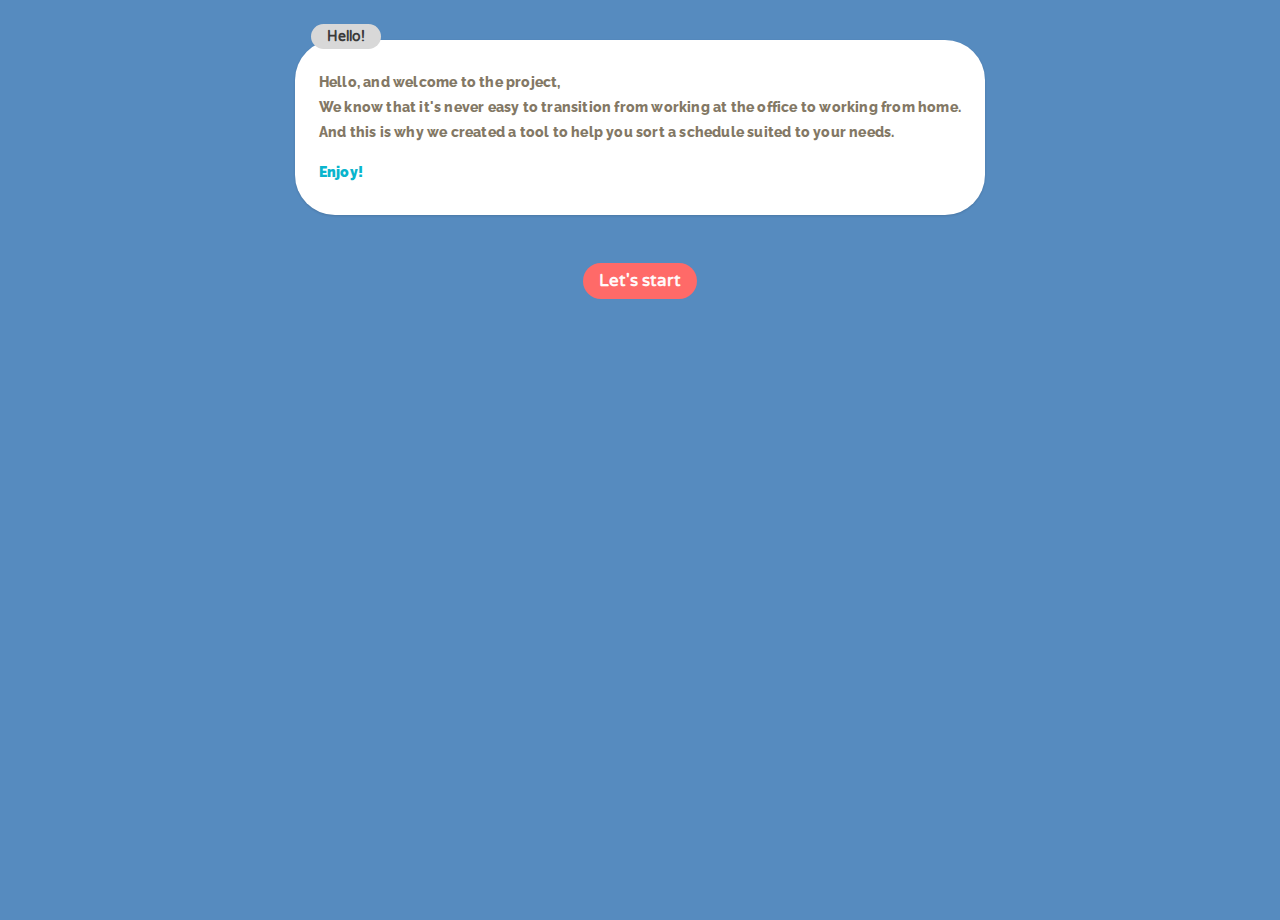
<file: index.html>
<!doctype html>

<html lang="en">

<head>
  <meta charset="utf-8">
  <meta name="viewport" content="width=device-width, initial-scale=1">
  <title>Schedule Generator</title>
  <meta name="description" content="AI-Generated schedule - COVID-19 edition">
  <meta name="author" content="cjaimes - gsmets">
  <meta name="theme-color" content="#def2d9">
  <link rel="stylesheet" href="css/styles.css">
</head>


<body id="body">

    <div id="d-box" class="dialog-box">
        <h2 id="d-name" class="dialog-box__name">Hello!</h2>
        <p>Hello, and welcome to the project,<br>
            We know that it's never easy to transition from working at the office to working from home.<br>
            And this is why we created a tool to help you sort a schedule suited to your needs.
        </p>
        <p><b>Enjoy!</b></p>
    </div>

    <button type="button" id="start-button" class="button" name="action">Let's start</button>

    <!-- CREATE YOUR SCHEDULE square starts here -->
    <div class="phone hidden" id="phone">
        <h1>5-minute Weekly Remote Work Schedule Maker</h1>
        <div class="phone-center">

            <form id="form_1" style="display: block">

                <!-- QUESTION 1 -->

                <div class="form__row">
                    <h6 class="start_work_question">At what time do you start working?</h6>
                    <div class="hourInput">
                        <select id="startwork-h" class="selectHours" name="hours">
                            <!-- This HTML is filled by makeHourInputs() -->
                        </select>
                        :
                        <select id="startwork-m" class="selectMinutes" name="minutes">
                            <!-- This HTML is filled by makeHourInputs() -->
                        </select>
                    </div>

                </div>
        
                <!-- QUESTION 2 -->

                <div class="form__row">
                    <h6>At what time do you stop working?</h6>
                    <div class="hourInput">
                        <select id="stopwork-h" class="selectHours" name="hours">
                            <!-- This HTML is filled by makeHourInputs() -->
                        </select>
                        :
                        <select id="stopwork-m" class="selectMinutes" name="minutes">
                            <!-- This HTML is filled by makeHourInputs() -->
                        </select>
                    </div>
                </div>
        
                <!-- QUESTION 3 -->

                <div class="form__row">
                    <h6>Which days of the week are you working?</h6>
                    <div class="input__group">
                        <label for="">Select all days you are working</label>
                        <div class="input__checkbox-buttons">
                            <input type="checkbox" id="workDay0" name="weekDay">
                            <label for="workDay0">Monday</label>
                            <input type="checkbox" id="workDay1" name="weekDay">
                            <label for="workDay1">Tuesday</label>
                            <input type="checkbox" id="workDay2" name="weekDay">
                            <label for="workDay2">Wednesday</label>
                            <input type="checkbox" id="workDay3" name="weekDay">
                            <label for="workDay3">Thursday</label>
                            <input type="checkbox" id="workDay4" name="weekDay">
                            <label for="workDay4">Friday</label>
                            <input type="checkbox" id="workDay5" name="weekDay">
                            <label for="workDay5">Saturday</label>
                            <input type="checkbox" id="workDay6" name="weekDay">
                            <label for="workDay6">Sunday</label>
                        </div>
                    </div>
                </div>
            </form>

    
            <!-- The form_2 below is displayed by nextStep2() function when the button is clicked (and form_1 above is hidden) -->

            <form id="form_2" style="display: none">

                <!-- QUESTION 1 -->

                <div class="form__row">
                    <h6 class="start_work_question">When would you like to have lunch?</h6>
                    <div class="hourInput">
                        <select id="lunch-h" class="selectHours" name="hours">
                            <!-- This HTML is filled by makeHourInputs() -->
                        </select>
                        :
                        <select id="lunch-m" class="selectMinutes" name="minutes">
                            <!-- This HTML is filled by makeHourInputs() -->
                        </select>
                    </div>

                </div>
        
                <!-- QUESTION 2 -->

                <div class="form__row">
                    <h6>And when would you like to have dinner?</h6>
                    <div class="hourInput">
                        <select id="dinner-h" class="selectHours" name="hours">
                            <!-- This HTML is filled by makeHourInputs() -->
                        </select>
                        :
                        <select id="dinner-m" class="selectMinutes" name="minutes">
                            <!-- This HTML is filled by makeHourInputs() -->
                        </select>
                    </div>
                </div>
            </form>

            <!-- The form_3 below is displayed by nextStep2() function when the button is clicked (and form_1 above is hidden) -->

            <form id="form_3" style="display: none">

                <!-- QUESTION 1 -->

                <div class="form__row">
                    <h6 class="start_work_question">Your favorite physical activity</h6>
                    <div class="input__group">
                        <input type="text" id="exercise-act" placeholder="running/workout/etc...">
                      </div>

                </div>
        
                <!-- QUESTION 2 -->

                <div class="form__row">
                    <h6 class="start_work_question">Your favorite zen and calming activity</h6>
                    <div class="input__group">
                        <input type="text" id="zen-act" placeholder="yoga/meditation/etc...">
                      </div>

                </div>
            </form>

            <!-- Final result below is displayed by finalResult() when the finish button is clicked (and previous form is hidden) -->
            <div id='finalResult' style="display: none">
                <div id="weekdays">
                    <p id="emptyDay">      </p>
                    <p>Monday</p>
                    <p>Tuesday</p>
                    <p>Wednesday</p>
                    <p>Thursday</p>
                    <p>Friday</p>
                    <p>Saturday</p>
                    <p>Sunday</p>
                </div>
                <div id="calendarAndHours">
                    <div class="day" id="hourCol">
                        <p class="hour">06:00 &nbsp-</p>
                        <p class="hour">07:00 &nbsp-</p>
                        <p class="hour">08:00 &nbsp-</p>
                        <p class="hour">09:00 &nbsp-</p>
                        <p class="hour">10:00 &nbsp-</p>
                        <p class="hour">11:00 &nbsp-</p>
                        <p class="hour">12:00 &nbsp-</p>
                        <p class="hour">13:00 &nbsp-</p>
                        <p class="hour">14:00 &nbsp-</p>
                        <p class="hour">15:00 &nbsp-</p>
                        <p class="hour">16:00 &nbsp-</p>
                        <p class="hour">17:00 &nbsp-</p>
                        <p class="hour">18:00 &nbsp-</p>
                        <p class="hour">19:00 &nbsp-</p>
                        <p class="hour">20:00 &nbsp-</p>
                        <p class="hour">21:00 &nbsp-</p>
                        <p class="hour">22:00 &nbsp-</p>
                        <p class="hour">23:00 &nbsp-</p>
                        <p class="hour">00:00 &nbsp-</p>
                    </div>
                    <div id="weekCalendar">
                    </div>
                </div>
            </div>
        </div>
     <button type="button" id="next-button" class="button" name="action">Continue</button>

     <div id="overlay" class="overlay-all overlay">
        <div id="over-square" class="overlay-all over-text">
            <p id="over-hour">-- : -- - --:--</p>
            <p id="over-text" class="overlay-all over-text">Coucou!</p>
            <div id="over-details" class="overlay-all over-details">
            </div>
        </div>
     </div>
     <script type="text/javascript" src="js/schedule.js"></script>
     <script type="text/javascript" src="js/front.js"></script>
     <script type="text/javascript">
        window.addEventListener('keydown',function(e){if(e.keyIdentifier=='U+000A'||e.keyIdentifier=='Enter'||e.keyCode==13){if(e.target.nodeName=='INPUT'&&e.target.type=='text'){e.preventDefault();return false;}}},true);
    </script>
</body>
</html>
</file>
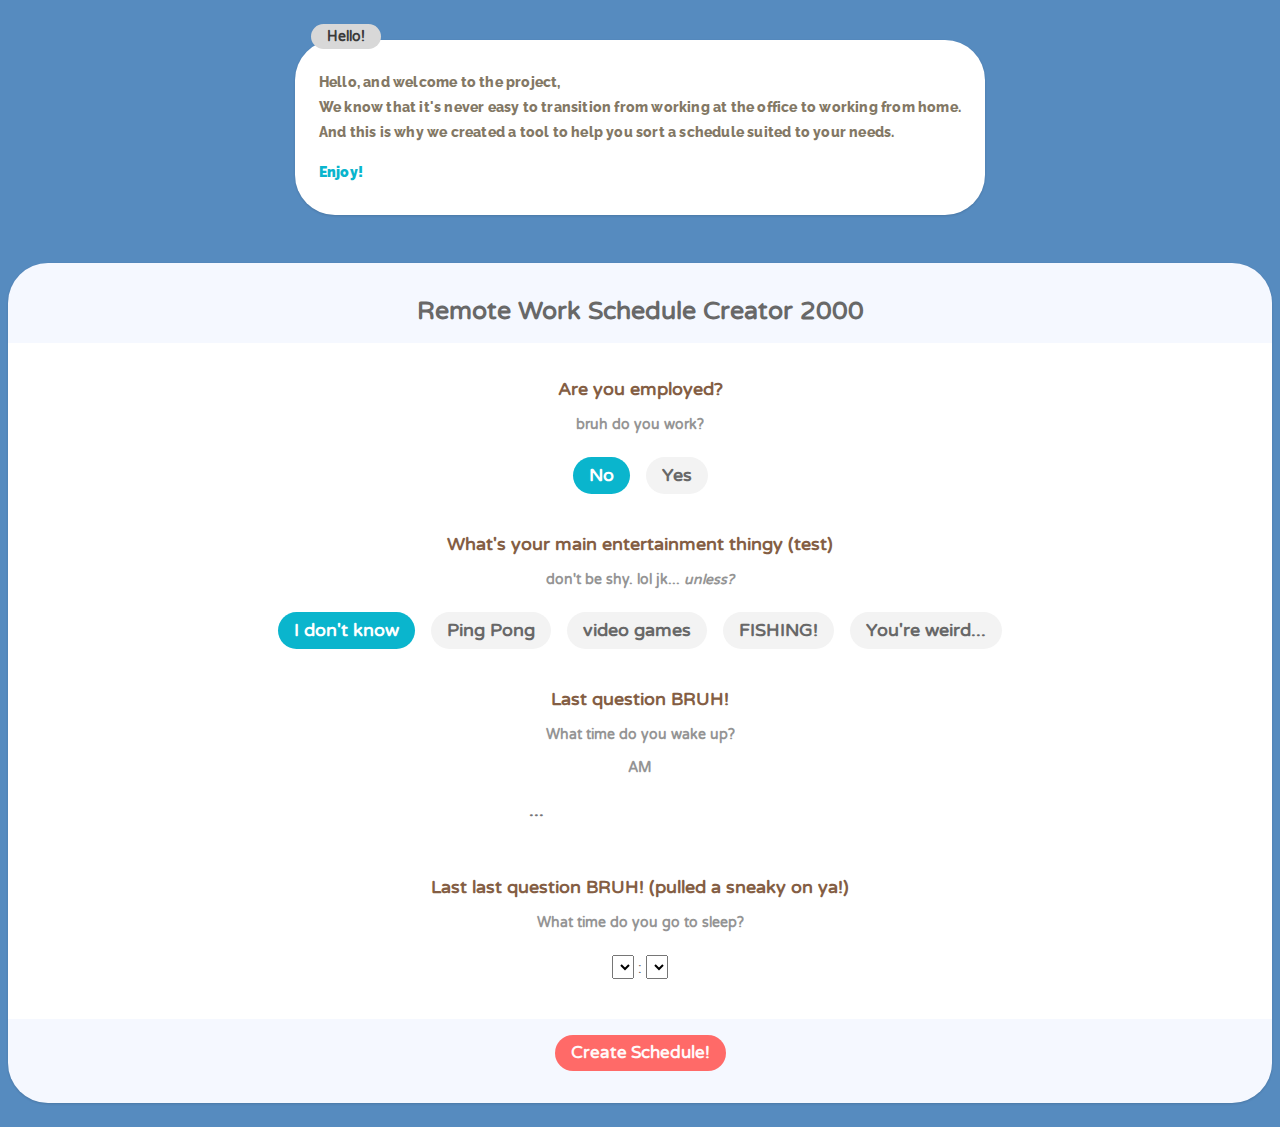
<file: bases.html>
<!doctype html>

<html lang="en">

<head>
  <meta charset="utf-8">
  <meta name="viewport" content="width=device-width, initial-scale=1">
  <title>Schedule Generator</title>
  <meta name="description" content="AI-Generated schedule - COVID-19 edition">
  <meta name="author" content="cjaimes - mwane - gsmets">
  <meta name="theme-color" content="#def2d9">
  <link rel="stylesheet" href="css/styles.css">
</head>


<body id="body">

    <div class="dialog-box">
        <h2 class="dialog-box__name">Hello!</h2>
        <p>Hello, and welcome to the project,<br>
            We know that it's never easy to transition from working at the office to working from home.<br>
            And this is why we created a tool to help you sort a schedule suited to your needs.
        </p>
        <p><b>Enjoy!</b></p>
    </div>
    <!-- CREATE YOUR SCHEDULE square starts here -->
    <div class="phone">
        <h1>Remote Work Schedule Creator 2000</h1>
        <div class="phone-center">

            <form id="form_1">

                <!-- QUESTION 1 -->

                <div class="form__row">
                    <h6 class="do_you_work">Are you employed?</h6>
                    <div class="input__group">
                        <label>bruh do you work?</label>
                        <div class="input__radio-buttons">
                            <input type="radio" id="work-radio-no" name="work" value="false" checked="">
                            <label for="work-radio-no" data-i18n="work.no">No</label>
                            <input type="radio" id="work-radio-yes" name="work" value="true">
                            <label for="work-radio-yes" data-i18n="work.yes">Yes</label>
                        </div>
                    </div>

                </div>
        
                <!-- QUESTION 2 -->

                <div class="form__row">
                    <h6>What's your main entertainment thingy (test)</h6>
                    <div class="input__group">
                        <label for="">don't be shy. lol jk... <i>unless?</i></label>
                        <div class="input__radio-buttons">
                            <input type="radio" id="hobbie-radio-unknown" name="hobbie" value="-1" checked="">
                            <label for="hobbie-radio-unknown">I don't know</label>
                            <input type="radio" id="hobbie-radio-Ping.Pong" name="hobbie" value="0">
                            <label for="hobbie-radio-Ping.Pong">Ping Pong</label>
                            <input type="radio" id="hobbie-radio-Games" name="hobbie" value="3">
                            <label for="hobbie-radio-Games">video games</label>
                            <input type="radio" id="hobbie-radio-lol" name="hobbie" value="1">
                            <label for="hobbie-radio-lol">FISHING!</label>
                            <input type="radio" id="hobbie-radio-weird" name="hobbie" value="2">
                            <label for="hobbie-radio-weird">You're weird...</label>
                        </div>
                    </div>
                </div>
        
                <!-- QUESTION 3 -->

                <div class="form__row">
                    <h6>Last question BRUH!</h6>
                    <div class="input__group">
                        <label for="wakeup">What time do you wake up?</label>
                        <div class="input__group">
                            <label data-i18n="times.morning" for="sell_4">AM</label>
                            <input type="number" pattern="\d*" id="sell_4" placeholder="...">
                        </div>
                    </div>
                </div>

                <!-- QUESTION 4 -->

                <div class="form__row">
                    <h6>Last last question BRUH! (pulled a sneaky on ya!)</h6>
                    <div class="input__group">
                        <label for="wakeup">What time do you go to sleep?</label>
                        <div class="hourInput">
                            <select id="sleep-h" class="selectHours" name="hours">
                                <!-- This HTML is filled by makeHourInputs() -->
                            </select>
                            :
                            <select id="sleep-m" class="selectMinutes" name="minutes">
                                <!-- This HTML is filled by makeHourInputs() -->
                            </select>
                        </div>
                    </div>
                </div>
            </form>

            <!-- The form_2 below is displayed by nextStep() function when the button is clicked (and form_1 above is hidden) -->

            <div id="form_2" style="display: none">
               <img src="images/knuckles.jpeg" alt="u do not kno da wae">
               <p>front end works! wouhou.</p>
            </div>
        </div>
     <button type="button" id="create-button" class="button" name="action">Create Schedule!</button>

     <script type="text/javascript" src="js/front.js"></script>
</body>
</html>
</file>
<file: css/styles.css>
@import url('https://fonts.googleapis.com/css2?family=Raleway:wght@800&family=Varela+Round&display=swap');

html {
  font-size: 14px;
  background: #568BBF;
  background-size: 30px 30px;
  background-position: 0 0, 15px 15px;

}

body {
  display: flex;
  flex-direction: column;
  align-items: center;
  justify-content: center;
  font-family: 'Varela Round', sans-serif;
}

h1 {
  text-align: center;
  font-size: 1.8rem;
}

h2 {
  text-align: center;
  font-size: 1.6rem;
}

.phone {
  width: 100%;
  max-width: 1400px;
  box-sizing: border-box;
  margin: 16px auto;
  border-radius: 40px;
  padding: 16px 0px;
  padding-bottom: 16px;
  background: #F5F8FF;
  color: #686868;
  overflow: hidden;
  box-shadow: 0 1px 3px rgba(0, 0, 0, 0.06), 0 1px 2px rgba(0, 0, 0, 0.08);
}

.phone-center {
  background: white;
  display: flex;
  flex-direction: column;
  align-items: center;
}

form {
    margin-top: 2em;
}

.dialog-box {
  background: white;
  box-sizing: border-box;
  padding: 16px 24px;
  margin: 32px auto;
  position: relative;
  border-radius: 40px;
  max-width: 800px;
  box-shadow: 0 1px 3px rgba(0, 0, 0, 0.06), 0 1px 2px rgba(0, 0, 0, 0.08);
}

.dialog-box-lng {
  text-align: center;
}

.dialog-box-lng p,
.dialog-box-lng select {
  display: inline;
}

.dialog-box-lng select {
  font-size: 1rem;
  padding: 4px;
  font-weight: bold;
  border-radius: 4px;
  border-color: #DEF2D9;
  color: #837865;
  cursor: pointer;
  
}

.dialog-box-lng select:hover {
  background-color: #EBFEFD;
  border-color: #5ECEDB;
  box-shadow: 0 2px 4px rgba(0, 0, 0, 0.16);
}

.dialog-box-lng select:focus {
  outline: none;
}

.dialog-box p {
  font-family: 'Raleway', sans-serif;
  font-weight: 800;
  font-size: 1rem;
  color: #837865;
  letter-spacing: 0.2px;
  line-height: 1.8rem;
}

.dialog-box b,
.dialog-box a {
  color: #0AB5CD;
  
}

.dialog-box i {
  font-style: normal;
  color: #aaa;
}

.dialog-box a:hover {
  color: #5ECEDB
}

.dialog-box .dialog-box__name {
  position: absolute;
  left: 16px;
  top: -28px;
  font-size: 1rem;
  color: #3a3a3a;
  padding: 4px 16px;
  background: #d8d8d8;
  border-radius: 40px;
}

.input__form {
  background: white;
  display: flex;
  flex-direction: column;
  padding: 16px;
  align-items: center;
}

.form__row {
  display: flex;
  flex-wrap: wrap;
  margin-bottom: 16px;
  justify-content: center;
  align-items: center;
}

.form__row h6 {
  width: 100%;
  display: block;
  font-weight: 800;
  font-size: 1.25rem;
  margin: 8px auto;
  color: #845E44;
  text-align: center;
}

.form__flex-wrap {
  margin-top: 8px;
  display: flex;
  flex-wrap: wrap;
  width: 100%;
  max-width: 1080px;
  justify-content: center;
}

.input__group {
  display: flex;
  flex-direction: column;
  margin: 8px;
  align-items: center;
}

.input__group label {
  font-size: 1rem;
  font-weight: bold;
  margin-bottom: 8px;
  opacity: 0.7;
  text-align: center;
}

.form__flex-wrap .input__group label {
  margin-left: 0px;
  margin-bottom: 8px;
}

.input__form i {
  text-align: center;
  display: block;
  font-style: normal;
  color: #aaa;
  font-size: 0.9rem;
  margin: 8px auto;
}

.input__form>.form__row input {
  margin: 0px auto;
}

input {
  border: 0px solid white;
  border-radius: 40px;
  padding: 8px 16px;
  font-size: 1.25rem;
  font-family: inherit;
  color: inherit;
  font-weight: bold;
  
  margin: 8px 0px;
}

input[type=text]:placeholder-shown {
  background: #f3f3f3;
}

input[type=text]:not(:placeholder-shown) {
  background: transparent;
  color: #0AB5CD;
}

input[type=text]:placeholder-shown:hover {
  cursor: pointer;
  transform: scale(1.1);
  transition: 0.2s all;
  box-shadow: 0 1px 6px rgba(0, 0, 0, 0.05), 0 3px 6px rgba(0, 0, 0, 0.09);
}

input[type=text]:focus {
  outline: none;
  transform: scale(1.1);
  transition: 0.2s all;
  background: white;
  box-shadow: 0 1px 6px rgba(0, 0, 0, 0.05), 0 3px 6px rgba(0, 0, 0, 0.09);
}

input[type=text]:focus::placeholder {
  opacity: 0;
}

input[type=text] {
  width: 200px;
  text-align: center;
}

input[type=text]:disabled {
  background: inherit;
}

input[type=text]:disabled:hover {
  box-shadow: none;
  transform: none;
  cursor: default;
}

input::-webkit-outer-spin-button,
input::-webkit-inner-spin-button {
  -webkit-appearance: none;
  margin: 0;
}

input[type=text] {
  -moz-appearance: textfield;
}

.input__radio-buttons {
  display: flex;
  flex-wrap: wrap;
  justify-content: center;
  margin-top: 8px;
}

.input__radio-buttons input[type=radio] {
  display: none;
}

.input__radio-buttons input[type="radio"]+label {
  opacity: 1;
  border: none;
  border-radius: 40px;
  background: #F3F3F3;
  padding: 8px 16px;
  font-size: 1.25rem;
  font-family: inherit;
  font-weight: bold;
  
  margin: 8px;
}

.input__radio-buttons input[type="radio"]:not(:checked)+label:hover {
  cursor: pointer;
  background: #F5F8FF;
  transform: scale(1.1);
  transition: 0.2s all;
  box-shadow: 0 1px 6px rgba(0, 0, 0, 0.05), 0 3px 6px rgba(0, 0, 0, 0.09);
}

.input__radio-buttons input[type="radio"]:checked+label {
  background: #0AB5CD;
  color: #FFF;
}

.input__checkbox-buttons {
  display: flex;
  flex-wrap: wrap;
  justify-content: center;
  margin-top: 8px;
}

.input__checkbox-buttons input[type=checkbox] {
  display: none;
}

.input__checkbox-buttons input[type="checkbox"]+label {
  opacity: 1;
  border: none;
  border-radius: 40px;
  background: #F3F3F3;
  padding: 8px 16px;
  font-size: 1.25rem;
  font-family: inherit;
  font-weight: bold;
  
  margin: 8px;
}

.input__checkbox-buttons input[type="checkbox"]:not(:checked)+label:hover {
  cursor: pointer;
  background: #F5F8FF;
  transform: scale(1.1);
  transition: 0.2s all;
  box-shadow: 0 1px 6px rgba(0, 0, 0, 0.05), 0 3px 6px rgba(0, 0, 0, 0.09);
}

.input__checkbox-buttons input[type="checkbox"]:checked+label {
  background: #4cd24c;
  color: #FFF;
}

.button {
  color: #fff9f9;
  font-family: inherit;
  font-weight: bold;
  padding: 8px 16px;
  border-width: 0px;
  border-radius: 40px;
  background: #ff6a68;
  font-size: 1.2rem;
  
  position: relative;
  margin: 16px auto;
  display: block;
}

.selectHours,
.selectMinutes {
  margin: 16px auto;
}

.button:hover {
  transform: scale(1.1);
  cursor: pointer;
  opacity: 1;
  box-shadow: 0 1px 6px rgba(0, 0, 0, 0.05), 0 3px 6px rgba(0, 0, 0, 0.09);
  transition: 0.2s all;
}

button:focus {outline:0;}

select:focus {outline:0;}

.button.button--reset {
  color: #E45B5B;
}

select {
  font-size: large;
}

.day, #weekdays p {
  width: calc(100% / 7);
  min-width: 77px;
}

#weekdays p {
  text-align: center;
  font-family: 'Raleway', sans-serif;
  font-weight: 800;
  font-size: 1rem;
  color: #837865;
}

.day:not(:last-child) {
  border-right: 1px solid white;
}

.hour {
  width: 100%;
  height: calc(900px / 18);
}

.minutes {
  box-sizing: border-box;
  width: 100%;
  min-width: 77px;
  text-align: center;
  height: 50%;
}

.minutes p {
  margin: 0px;
  height: 0px;
  margin-block-end: 0;
  margin-block-start: 0;
  text-align: center;
  padding: 4px 0px;
  font-family: 'Varela Round', sans-serif;
  font-weight: 800;
  font-size: 1rem;
  color: #4f5858;
}

#hourCol p {
  margin: 0px;
  margin-block-end: 0;
  margin-block-start: 0;
  text-align: right;
  font-weight: 800;
  font-size: 1rem;
  height: calc(900px / 18);
  transform: translateY(-17%);
  font-family: 'Raleway', sans-serif;
  color: #837865;
}

#finalResult {
  align-items: center;
  width: 90%;
}

#weekCalendar {
  display: flex;
  border-radius: 5px;
  width: 100%;
  min-width: 550px;
  border: 1px solid rgb(77, 77, 77);
}

#calendarAndHours {
  display: flex;
  border-radius: 5px;
  width: 100%;
  min-width: 550px;
}

#weekdays {
  display: flex;
}

.task5, .task6 {
  background-color: #FBC169;
}

.task0 {
  background-color: #97e8f1;
}

.task7 {
  background-color: #c9c9ff;
}

.task1 {
  background-color: lightgray;
}

.task4 {
  background-color: #92acf3;
}

.task2 {
  background-color: #9DCCEA;
}

.task3 {
  background-color: lightpink;
}

.task9 {
  background-color: #DBFBDB;
}

.task8 {
  background-color: #ffbdbd;
}

.topExt:not(.task1) {
  border-top-left-radius: 5px;
  border-top-right-radius: 5px;
  border-top: 1px solid white;
}

.botExt:not(.task1) {
  border-bottom-left-radius: 5px;
  border-bottom-right-radius: 5px;
  border-bottom: 1px solid white;
}

#overlay {
  position: fixed; /* Sit on top of the page content */
  display: none; /* Hidden by default */
  width: 100%; /* Full width (cover the whole page) */
  height: 100%; /* Full height (cover the whole page) */
  top: 0;
  left: 0;
  right: 0;
  bottom: 0;
  background-color: rgba(0,0,0,0.5); /* Black background with opacity */
  z-index: 2; /* Specify a stack order in case you're using a different order for other elements */
  cursor: pointer; /* Add a pointer on hover */
}

#over-hour {
  font-size: 30px;
}

#over-text, #over-text p {
  margin: 20px 0px;
}

#hourCol, p#emptyDay {
  width: 5%;
  text-align: right;
}

#hourCol {
  height: 908px;
}

.overlay-buttons {
  text-align: center;
}

.overlay-buttons .button {
  margin: 5px;
}

#over-details {
  font-size: 15px;
}

#over-details p {
  margin: 10px 0px;
  height: 0px;
  text-align: center;
  padding: 4px 0px;
  font-family: 'Varela Round', sans-serif;
  font-weight: 800;
  font-size: 20px;
  color: rgb(36, 36, 36);
}

#over-square{
  vertical-align: top;
  text-align: center;
  border-radius: 10px;
  position: absolute;
  width: 50%;
  height: 40%;
  min-height: 336px;
  top: 50%;
  left: 50%;
  font-size: 50px;
  color: rgb(36, 36, 36);
  transform: translate(-50%,-50%);
  -ms-transform: translate(-50%,-50%);
}


.dialog-box p {

  -webkit-animation: fadein 2s; /* Safari, Chrome and Opera > 12.1 */
     -moz-animation: fadein 2s; /* Firefox < 16 */
      -ms-animation: fadein 2s; /* Internet Explorer */
       -o-animation: fadein 2s; /* Opera < 12.1 */
          animation: fadein 2s;
}

@keyframes fadein {
  from { opacity: 0; }
  to   { opacity: 1; }
}

/* Firefox < 16 */
@-moz-keyframes fadein {
  from { opacity: 0; }
  to   { opacity: 1; }
}

/* Safari, Chrome and Opera > 12.1 */
@-webkit-keyframes fadein {
  from { opacity: 0; }
  to   { opacity: 1; }
}

/* Internet Explorer */
@-ms-keyframes fadein {
  from { opacity: 0; }
  to   { opacity: 1; }
}

/* Opera < 12.1 */
@-o-keyframes fadein {
  from { opacity: 0; }
  to   { opacity: 1; }
}

.hidden, .hidden:hover {
  transition: opacity 1s ease-out;
  opacity: 0;
  overflow: hidden;
}
.visible {
  transition: opacity 1s ease-out;
  opacity: 1;
}
</file>
